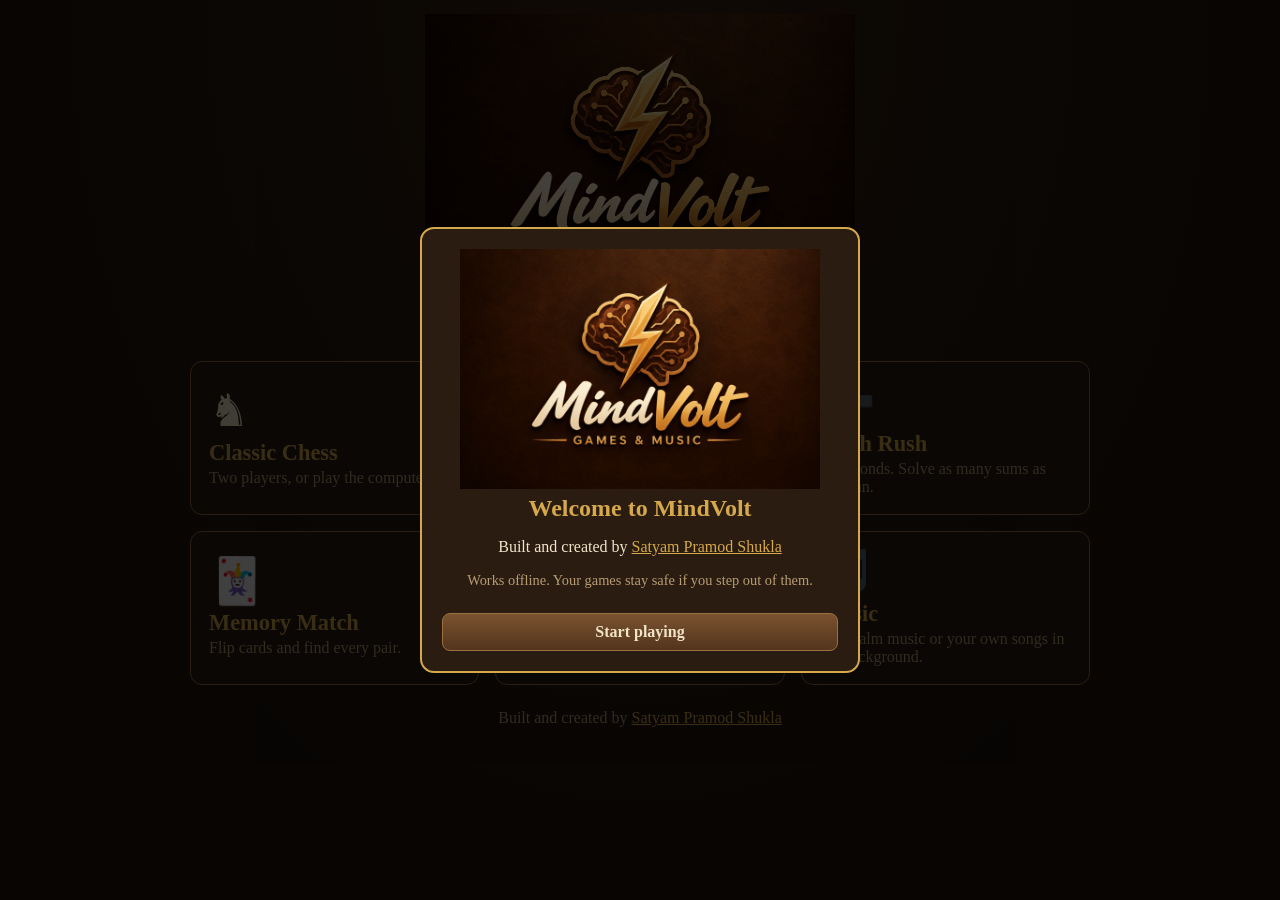
<file: index.html>
<!DOCTYPE html>
<html lang="en"><head><meta charset="utf-8">
<meta name="viewport" content="width=device-width, initial-scale=1, viewport-fit=cover">
<meta name="theme-color" content="#1d130c">
<title>MindVolt</title>
<link rel="icon" href="icon.svg"><link rel="manifest" href="manifest.webmanifest"><link rel="stylesheet" href="style.css">
</head><body>
<header><img src="assets/mindvolt-logo.png" class="brand-logo" alt="MindVolt — Games & Music"></header>
<div class="tools"><button id="set">Settings</button><button id="fs">Full screen</button><button id="inst" hidden>Install app</button></div>
<div id="chip" hidden><span id="chipT"></span><button id="chipB" aria-label="Play or pause music">⏸</button></div>
<main class="grid" id="grid"></main>
<p class="credit">Built and created by <a id="dev" target="_blank" rel="noopener">Satyam Pramod Shukla</a></p>
<section id="stage"><div id="bar"><button id="back">Home</button><span id="gt"></span><button id="set2">Settings</button><button id="quit">Quit</button></div><div id="frames"></div></section>
<section id="music"><div id="mbar"><button id="mback">Home</button><span>Music</span><span></span></div>
<div class="mbody"><div class="disc">♪</div><div id="now">Nothing playing</div>
<div class="ctl"><input type="range" id="seek" min="0" max="100" value="0" aria-label="Seek"><span id="tt">0:00</span></div>
<div class="ctl c2"><button id="prev" aria-label="Previous">⏮</button><button id="pp" class="big" aria-label="Play or pause">▶</button><button id="next" aria-label="Next">⏭</button></div>
<div class="ctl"><span>Volume</span><input type="range" id="vol" min="0" max="1" step=".05" value=".6" aria-label="Volume"><button id="shuf" aria-pressed="false">Shuffle: off</button></div>
<input type="file" id="file" accept="audio/*" multiple hidden><label for="file" class="btn wide">Add music from your device</label>
<div id="list"></div></div></section>
<div id="settings" class="ov"><div class="sheet"><h2>Settings</h2>
<div class="row"><span>Sound effects</span><button id="sfx" aria-pressed="true">On</button></div>
<h3>Theme</h3><div id="themes"></div>
<h3>Background photo</h3><div class="row"><input type="file" id="bgf" accept="image/*" hidden><label for="bgf" class="btn">Choose photo</label><button id="bgx">Remove photo</button></div>
<div class="row"><span>Photo dimming</span><input type="range" id="dim" min="0" max="85" value="45" aria-label="Photo dimming"></div>
<button id="sclose" class="wide">Done</button></div></div>
<audio id="au"></audio>
<div id="welcome" class="ov show"><div class="sheet center"><img src="assets/mindvolt-logo.png" class="brand-logo welcome-logo" alt="MindVolt — Games & Music"><h2>Welcome to MindVolt</h2><p>Built and created by <a id="dev2" target="_blank" rel="noopener">Satyam Pramod Shukla</a></p><p class="small">Works offline. Your games stay safe if you step out of them.</p><button id="enter" class="wide">Start playing</button></div></div>
<script src="app.js"></script>
</body></html>
</file>
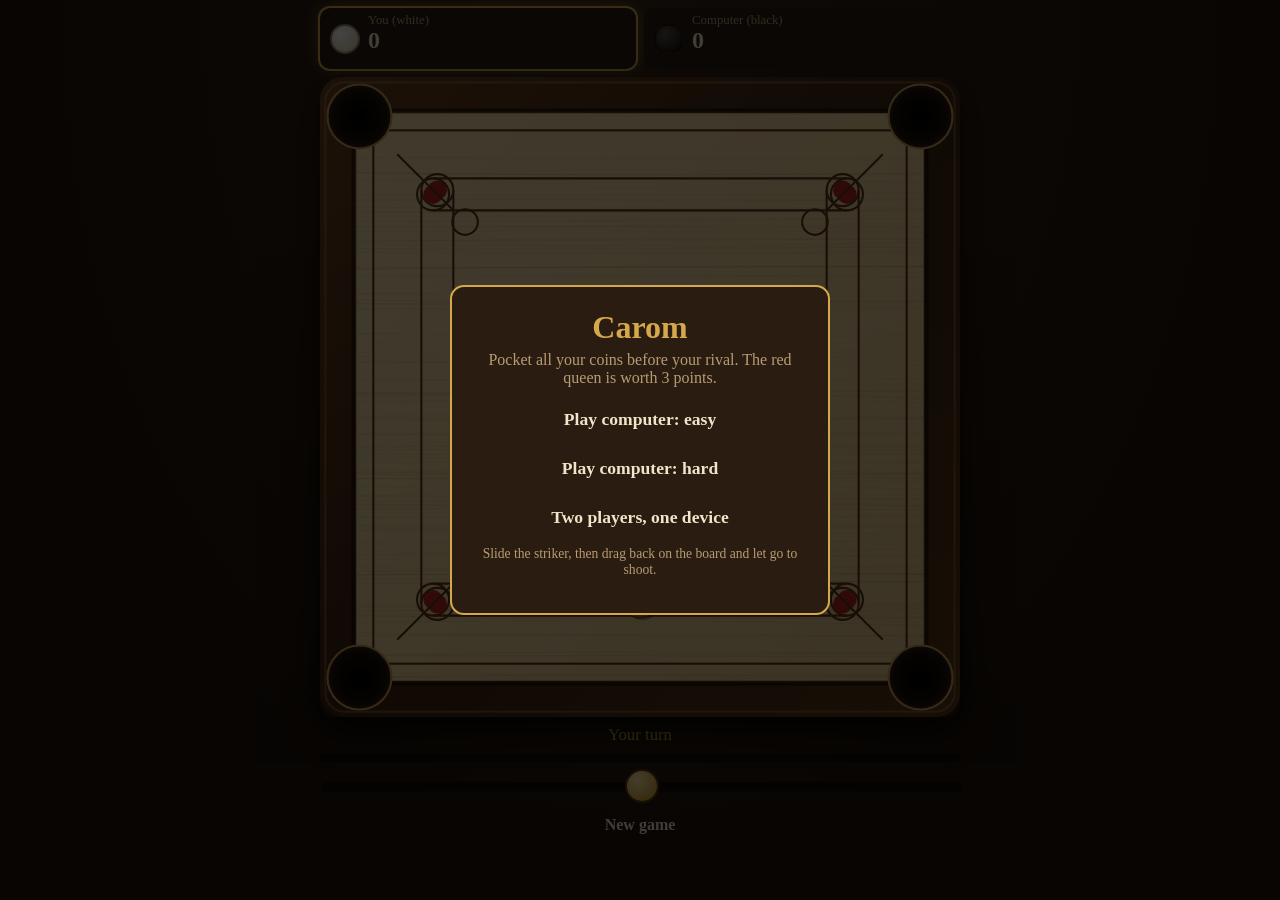
<file: games/carom.html>
<!DOCTYPE html>
<html lang="en"><head><meta charset="utf-8"><meta name="viewport" content="width=device-width, initial-scale=1, viewport-fit=cover"><title>Carom</title>
<style>
:root{--bg2:#3a2515;--btn1:var(--btn1);--btn2:var(--btn2);--bd:var(--bd);--sel:var(--sel);--bgfull:radial-gradient(ellipse at top,#3a2515,#1d130c 70%) fixed;--bg:#1d130c;--panel:#2a1c11;--ink:#f1e4c8;--mute:#b79d73;--gold:#d4a84b}
*{box-sizing:border-box;-webkit-tap-highlight-color:transparent}
html,body{margin:0;height:100%}
body{background:var(--bgfull);color:var(--ink);font-family:Georgia,serif;display:flex;flex-direction:column;align-items:center;padding:8px 8px 10px;overflow:hidden}
.top{width:100%;max-width:640px;display:grid;grid-template-columns:1fr 1fr;gap:8px;margin-bottom:8px}
.pl{display:flex;align-items:center;gap:8px;background:var(--panel);border:1px solid var(--bd);border-radius:10px;padding:6px 10px;transition:.2s}
.pl.on{box-shadow:0 0 0 2px var(--gold),0 0 14px color-mix(in srgb,var(--gold) 50%,transparent)}
.av{width:30px;height:30px;border-radius:50%;flex:none;border:2px solid #0006}
.av.w{background:radial-gradient(circle at 35% 30%,#fff,#d8c9a0)}.av.b{background:radial-gradient(circle at 35% 30%,#5a4d44,#0e0a08)}
.nm{font-size:.8rem;color:var(--mute);line-height:1}.pt{font-size:1.5rem;font-weight:700;line-height:1.1}
.got{display:flex;flex-wrap:wrap;gap:2px;margin-top:2px;min-height:8px}.got i{width:8px;height:8px;border-radius:50%;display:block}
.i-w{background:#f6ecd0}.i-b{background:#2a211b;border:1px solid #888}.i-q{background:#d8343c}
.stage{position:relative;flex:none}
canvas{display:block;border-radius:14px;touch-action:none;box-shadow:0 12px 34px #000b}
#s{margin:8px 0 2px;min-height:1.4rem;font-size:1.05rem;color:var(--gold);text-align:center}
.ctl{width:100%;max-width:640px}
.pw{height:8px;border-radius:5px;background:#0006;overflow:hidden;margin:4px 0 8px}#pf{height:100%;width:0;background:linear-gradient(90deg,#4caf50,#ffc107,#e53935)}
input[type=range]{-webkit-appearance:none;appearance:none;width:100%;height:30px;background:transparent}
input[type=range]::-webkit-slider-runnable-track{height:10px;border-radius:6px;background:linear-gradient(#0008,#0004);border:1px solid var(--bd)}
input[type=range]::-webkit-slider-thumb{-webkit-appearance:none;width:34px;height:34px;margin-top:-13px;border-radius:50%;background:radial-gradient(circle at 35% 30%,#ffe9a6,#c58a1f);border:2px solid #5a3a0a}
input[type=range]::-moz-range-track{height:10px;border-radius:6px;background:#0006;border:1px solid var(--bd)}
input[type=range]::-moz-range-thumb{width:30px;height:30px;border-radius:50%;background:#e0a030;border:2px solid #5a3a0a}
.bt{display:flex;gap:8px}.bt button{flex:1}
button{background:linear-gradient(var(--btn1),var(--btn2));color:var(--ink);border:1px solid var(--bd);border-radius:8px;padding:10px;font:inherit;font-weight:700;cursor:pointer}
button:focus-visible{outline:2px solid var(--gold)}
.ov{position:fixed;inset:0;background:#000b;display:none;align-items:center;justify-content:center;z-index:9}.ov.on{display:flex}
.md{background:var(--panel);border:2px solid var(--gold);border-radius:14px;padding:22px;width:min(92vw,380px);text-align:center}
.md h2{margin:0 0 4px;color:var(--gold);font-size:2rem}.md p{color:var(--mute);margin:.3rem 0 .8rem}.md button{display:block;width:100%;margin:8px 0;font-size:1.1rem}
</style></head><body>
<div class="top"><div class="pl" id="p0"><span class="av w"></span><div><div class="nm" id="n0">You (white)</div><div class="pt" id="t0">0</div><div class="got" id="g0"></div></div></div>
<div class="pl" id="p1"><span class="av b"></span><div><div class="nm" id="n1">Computer (black)</div><div class="pt" id="t1">0</div><div class="got" id="g1"></div></div></div></div>
<div class="stage"><canvas id="c"></canvas></div>
<div id="s"></div>
<div class="ctl"><div class="pw"><div id="pf"></div></div>
<input type="range" id="x" min="100" max="500" value="300" aria-label="Move striker"><div class="bt"><button id="menu">New game</button></div></div>
<div class="ov on" id="mo"><div class="md"><h2>Carom</h2><p>Pocket all your coins before your rival. The red queen is worth 3 points.</p>
<button data-m="e">Play computer: easy</button><button data-m="h">Play computer: hard</button><button data-m="2">Two players, one device</button>
<p style="font-size:.85rem">Slide the striker, then drag back on the board and let go to shoot.</p></div></div>
<div class="ov" id="eo"><div class="md"><h2 id="et"></h2><p id="ed"></p><button id="again">Play again</button></div></div>
<script>
const $=id=>document.getElementById(id),cv=$('c'),g=cv.getContext('2d');
const LO=34,HI=566,CR=13.5,SR=17,PR=27,MAXV=30,FR=.988,BY=[490,110];
const PK=[[LO+3,LO+3],[HI-3,LO+3],[LO+3,HI-3],[HI-3,HI-3]].map(([x,y])=>({x,y}));
let coins,st,turn,phase='menu',score,got,pocketed,drag,mode='e',rot=false,fx=[],AC,board,scale=1,DPR=1,hint='';
function snd(f,d,v,type){if(window.GR_MUTE)return;try{AC=AC||new(window.AudioContext||window.webkitAudioContext)();if(AC.state==='suspended')AC.resume();const o=AC.createOscillator(),q=AC.createGain();o.type=type||'triangle';o.frequency.setValueAtTime(f,AC.currentTime);o.frequency.exponentialRampToValueAtTime(f*.6,AC.currentTime+d);q.gain.setValueAtTime(v,AC.currentTime);q.gain.exponentialRampToValueAtTime(.001,AC.currentTime+d);o.connect(q).connect(AC.destination);o.start();o.stop(AC.currentTime+d)}catch(e){}}
function mk(x,y,t){return{x,y,vx:0,vy:0,r:CR,m:1,t,alive:1}}
function setup(m){mode=m;coins=[mk(300,300,'q')];
 for(let k=0;k<6;k++){const a=k*Math.PI/3+Math.PI/6;coins.push(mk(300+27.5*Math.cos(a),300+27.5*Math.sin(a),k%2?'b':'w'))}
 for(let k=0;k<12;k++){const a=k*Math.PI/6,R=k%2?47.6:55;coins.push(mk(300+R*Math.cos(a),300+R*Math.sin(a),k%2?'b':'w'))}
 st={x:300,y:BY[0],vx:0,vy:0,r:SR,m:1.7,t:'s',alive:1};score=[0,0];got=[[],[]];turn=0;rot=false;fx=[];drag=null;phase='aim';
 $('n1').textContent=m==='2'?'Player 2 (black)':'Computer (black)';$('n0').textContent=m==='2'?'Player 1 (white)':'You (white)';
 $('mo').classList.remove('on');$('eo').classList.remove('on');place();hud();say()}
function place(){st.y=BY[turn];st.x=turn&&rot?600-+$('x').value:+$('x').value;st.vx=st.vy=0;st.alive=1}
const aiT=()=>mode!=='2'&&turn===1;
function hud(){for(let i=0;i<2;i++){$('t'+i).textContent=score[i];$('p'+i).classList.toggle('on',phase!=='over'&&turn===i);
 $('g'+i).innerHTML=got[i].map(t=>'<i class="i-'+t+'"></i>').join('')}}
function say(t){$('s').textContent=t!==undefined?t:(phase==='over'?'':aiT()?'Computer is thinking…':(turn?(mode==='2'?'Player 2':'Computer'):(mode==='2'?'Player 1':'Your'))+(mode==='2'||turn?"'s turn":' turn')+(hint?' · '+hint:''))}
// physics
const bodies=()=>coins.filter(c=>c.alive).concat(st.alive?[st]:[]);
function wall(b){if(b.x<LO+b.r){b.x=LO+b.r;b.vx=Math.abs(b.vx)*.82;if(Math.abs(b.vx)>3)snd(520,.05,.1)}if(b.x>HI-b.r){b.x=HI-b.r;b.vx=-Math.abs(b.vx)*.82;if(Math.abs(b.vx)>3)snd(520,.05,.1)}
 if(b.y<LO+b.r){b.y=LO+b.r;b.vy=Math.abs(b.vy)*.82;if(Math.abs(b.vy)>3)snd(520,.05,.1)}if(b.y>HI-b.r){b.y=HI-b.r;b.vy=-Math.abs(b.vy)*.82;if(Math.abs(b.vy)>3)snd(520,.05,.1)}}
function hit(a,b){const dx=b.x-a.x,dy=b.y-a.y,d=Math.hypot(dx,dy),mn=a.r+b.r;if(d>=mn||!d)return;const nx=dx/d,ny=dy/d,ov=mn-d,im=1/a.m+1/b.m;
 a.x-=nx*ov/a.m/im;a.y-=ny*ov/a.m/im;b.x+=nx*ov/b.m/im;b.y+=ny*ov/b.m/im;const vn=(a.vx-b.vx)*nx+(a.vy-b.vy)*ny;if(vn<=0)return;
 const J=1.9*vn/im;a.vx-=J*nx/a.m;a.vy-=J*ny/a.m;b.vx+=J*nx/b.m;b.vy+=J*ny/b.m;if(vn>1.5)snd(700+vn*25,.07,Math.min(.35,vn/30),'square')}
function physics(){const B=bodies();
 for(let s=0;s<4;s++){for(const b of B){b.x+=b.vx/4;b.y+=b.vy/4;wall(b)}
  for(let i=0;i<B.length;i++)for(let j=i+1;j<B.length;j++)if(B[i].alive&&B[j].alive)hit(B[i],B[j]);
  for(const b of B)if(b.alive)for(const p of PK)if(Math.hypot(b.x-p.x,b.y-p.y)<PR-2){b.alive=0;b.vx=b.vy=0;pocketed.push(b);fx.push({x:p.x,y:p.y,t:0});snd(150,.3,.4,'sine')}}
 let mv=false;for(const b of B){if(!b.alive)continue;b.vx*=FR;b.vy*=FR;if(Math.hypot(b.vx,b.vy)<.1)b.vx=b.vy=0;else mv=true}
 if(!mv)endShot()}
function shoot(dx,dy,pw){const L=Math.hypot(dx,dy)||1;st.vx=dx/L*pw;st.vy=dy/L*pw;pocketed=[];phase='move';hint='';snd(260,.12,.35);say('')}
function free(x,y){return coins.every(c=>!c.alive||Math.hypot(c.x-x,c.y-y)>CR*2+1)}
function endShot(){const me=turn?'b':'w';let keep=false,foul=false;
 for(const p of pocketed){if(p===st){foul=true;continue}
  if(p.t==='q'){score[turn]+=3;got[turn].push('q');keep=true}else if(p.t===me){score[turn]++;got[turn].push(p.t);keep=true}else{score[1-turn]++;got[1-turn].push(p.t)}}
 if(foul){keep=false;score[turn]=Math.max(0,score[turn]-1);const i=got[turn].map((t,k)=>t===me?k:-1).filter(k=>k>=0).pop();
  if(i!==undefined){got[turn].splice(i,1);score[turn]=Math.max(0,score[turn]-1);const c=coins.find(c=>!c.alive&&c.t===me);if(c){let x=300,y=300,k=0;while(!free(x,y)&&k++<40){x=300+Math.cos(k)*k*3;y=300+Math.sin(k)*k*3}c.x=x;c.y=y;c.alive=1}}}
 const w=coins.filter(c=>c.alive&&c.t==='w').length,b=coins.filter(c=>c.alive&&c.t==='b').length;
 if(!w||!b){phase='over';hud();const d=score[0]===score[1]?'Draw':score[0]>score[1]?(mode==='2'?'Player 1':'You'):(mode==='2'?'Player 2':'Computer');
  $('et').textContent=d==='Draw'?'Draw':d+(d==='You'?' win!':' wins!');$('ed').textContent='Final score '+score[0]+' to '+score[1];setTimeout(()=>$('eo').classList.add('on'),700);snd(660,.6,.3,'sine');say('');return}
 if(!keep){turn=1-turn;rot=mode==='2'&&turn===1}$('x').value=300;phase='aim';place();hud();hint=foul?'Foul! Striker pocketed':'';say();if(foul)setTimeout(()=>{hint='';say()},2200);if(aiT())setTimeout(aiTurn,900)}
// AI
function seg(ax,ay,bx,by,px,py){const dx=bx-ax,dy=by-ay,l=dx*dx+dy*dy||1;let t=((px-ax)*dx+(py-ay)*dy)/l;t=Math.max(0,Math.min(1,t));return Math.hypot(ax+t*dx-px,ay+t*dy-py)}
function aiTurn(){if(phase!=='aim'||!aiT())return;const hard=mode==='h',sy=BY[1],mine=coins.filter(c=>c.alive&&(c.t==='b'||c.t==='q'));let best=null;
 for(const c of mine)for(const p of PK){const dx=c.x-p.x,dy=c.y-p.y,L=Math.hypot(dx,dy),gx=c.x+dx/L*(CR+SR),gy=c.y+dy/L*(CR+SR);
  if(coins.some(o=>o!==c&&o.alive&&seg(c.x,c.y,p.x,p.y,o.x,o.y)<CR*2))continue;
  for(let x=100;x<=500;x+=10){const ax=gx-x,ay=gy-sy,al=Math.hypot(ax,ay);if(ay<8)continue;const cs=(ax*-dx+ay*-dy)/(al*L);if(cs<.55)continue;
   if(coins.some(o=>o!==c&&o.alive&&seg(x,sy,gx,gy,o.x,o.y)<CR+SR))continue;const sc=cs*2-al/1800-L/2500+Math.random()*(hard?.02:.25);if(!best||sc>best.s)best={s:sc,x,ax,ay,al,L,cs}}}
 let x,a,pw;if(best){x=best.x;a=Math.atan2(best.ay,best.ax)+(Math.random()-.5)*(hard?.012:.07);pw=(.012*best.L*1.15+1)/(1.23*best.cs)+.012*best.al+3+(hard?0:Math.random()*4)}
 else{x=100+Math.random()*400;a=Math.atan2(300-sy,300-x)+(Math.random()-.5)*.3;pw=14+Math.random()*8}
 st.x=x;st.y=sy;$('x').value=600-x;setTimeout(()=>{if(phase==='aim')shoot(Math.cos(a),Math.sin(a),Math.min(MAXV,Math.max(9,pw)))},650)}
// drawing
function makeBoard(){const S=Math.round(cv.width/DPR*DPR),o=document.createElement('canvas');o.width=o.height=cv.width;const c=o.getContext('2d');const k=cv.width/600;c.scale(k,k);
 let gr=c.createLinearGradient(0,0,600,600);gr.addColorStop(0,'#6b4220');gr.addColorStop(.5,'#3b2210');gr.addColorStop(1,'#5a3718');c.fillStyle=gr;c.beginPath();c.roundRect(0,0,600,600,22);c.fill();
 c.strokeStyle='#0008';c.lineWidth=3;c.strokeRect(LO-3,LO-3,HI-LO+6,HI-LO+6);c.strokeStyle='#c99a5a55';c.lineWidth=2;c.beginPath();c.roundRect(5,5,590,590,18);c.stroke();
 gr=c.createLinearGradient(LO,LO,HI,HI);gr.addColorStop(0,'#f2dcab');gr.addColorStop(.5,'#ead19a');gr.addColorStop(1,'#dfc088');c.fillStyle=gr;c.fillRect(LO,LO,HI-LO,HI-LO);
 let sd=7;const rn=()=>(sd=(sd*16807)%2147483647)/2147483647;c.lineWidth=1;for(let i=0;i<110;i++){c.strokeStyle='rgba(120,80,30,'+(.04+rn()*.07)+')';const y=LO+rn()*(HI-LO);c.beginPath();c.moveTo(LO,y);c.bezierCurveTo(200,y+rn()*8-4,400,y+rn()*8-4,HI,y+rn()*6-3);c.stroke()}
 c.strokeStyle='#5a3418';c.fillStyle='#b3261e';c.lineWidth=2;c.strokeRect(LO+16,LO+16,HI-LO-32,HI-LO-32);
 for(let q=0;q<4;q++){c.save();c.translate(300,300);c.rotate(q*Math.PI/2);c.translate(-300,-300);const y=BY[0];c.lineWidth=2;c.strokeStyle='#5a3418';
  c.beginPath();c.moveTo(106,y-15);c.lineTo(494,y-15);c.moveTo(106,y+15);c.lineTo(494,y+15);c.stroke();
  for(const x of[106,494]){c.beginPath();c.arc(x,y,15,0,7);c.stroke();c.fillStyle='#b3261e';c.beginPath();c.arc(x,y,9,0,7);c.fill()}c.restore()}
 c.lineWidth=2;c.strokeStyle='#5a3418';for(const r of[78,70]){c.beginPath();c.arc(300,300,r,0,7);c.stroke()}c.beginPath();c.arc(300,300,16,0,7);c.stroke();c.fillStyle='#b3261e';c.beginPath();c.arc(300,300,6,0,7);c.fill();
 for(let k=0;k<8;k++){c.save();c.translate(300,300);c.rotate(k*Math.PI/4);c.beginPath();c.ellipse(0,-45,7,13,0,0,7);c.stroke();c.restore()}
 for(const p of PK){const dx=300-p.x,dy=300-p.y,l=Math.hypot(dx,dy),ux=dx/l,uy=dy/l;c.beginPath();c.moveTo(p.x+ux*50,p.y+uy*50);c.lineTo(p.x+ux*125,p.y+uy*125);c.stroke();c.beginPath();c.arc(p.x+ux*140,p.y+uy*140,12,0,7);c.stroke()}
 for(const p of PK){gr=c.createRadialGradient(p.x,p.y,4,p.x,p.y,PR+4);gr.addColorStop(0,'#000');gr.addColorStop(.8,'#1a1008');gr.addColorStop(1,'#3a2410');c.fillStyle=gr;c.beginPath();c.arc(p.x,p.y,PR+3,0,7);c.fill();c.strokeStyle='#c99a5a';c.lineWidth=2;c.stroke()}
 board=o}
function coin(c){const t=c.t,P={w:['#fffaf0','#d9c8a0','#b8a67c'],b:['#5e5047','#1a130e','#000'],q:['#ff6a70','#b8141c','#6e0a10'],s:['#fff1b8','#e0a030','#8a5a0a']}[t];
 g.fillStyle='rgba(0,0,0,.35)';g.beginPath();g.ellipse(c.x+2,c.y+3,c.r,c.r*.95,0,0,7);g.fill();
 const r=g.createRadialGradient(c.x-c.r*.35,c.y-c.r*.4,1,c.x,c.y,c.r);r.addColorStop(0,P[0]);r.addColorStop(.75,P[1]);r.addColorStop(1,P[2]);g.fillStyle=r;g.beginPath();g.arc(c.x,c.y,c.r,0,7);g.fill();
 g.strokeStyle='rgba(0,0,0,.35)';g.lineWidth=1;g.stroke();g.strokeStyle=t==='b'?'rgba(255,255,255,.25)':'rgba(0,0,0,.25)';for(const k of[.68,.4]){g.beginPath();g.arc(c.x,c.y,c.r*k,0,7);g.stroke()}
 if(t==='s'){g.strokeStyle='rgba(90,58,10,.6)';g.lineWidth=2;g.beginPath();g.arc(c.x,c.y,c.r*.8,0,7);g.stroke();for(let k=0;k<6;k++){const a=k*Math.PI/3;g.beginPath();g.moveTo(c.x+Math.cos(a)*c.r*.3,c.y+Math.sin(a)*c.r*.3);g.lineTo(c.x+Math.cos(a)*c.r*.7,c.y+Math.sin(a)*c.r*.7);g.stroke()}}
 g.fillStyle='rgba(255,255,255,.35)';g.beginPath();g.ellipse(c.x-c.r*.35,c.y-c.r*.4,c.r*.3,c.r*.18,-.6,0,7);g.fill()}
function ray(dx,dy){let best=1e9,hitc=null;const L=Math.hypot(dx,dy);dx/=L;dy/=L;
 for(const c of coins){if(!c.alive)continue;const fx2=c.x-st.x,fy2=c.y-st.y,pr=fx2*dx+fy2*dy;if(pr<=0)continue;const d2=fx2*fx2+fy2*fy2-pr*pr,R=SR+CR;if(d2>R*R)continue;const t=pr-Math.sqrt(R*R-d2);if(t<best){best=t;hitc=c}}
 for(const[a,b,lim]of[[dx,st.x,LO+SR],[dx,st.x,HI-SR],[dy,st.y,LO+SR],[dy,st.y,HI-SR]]){if(Math.abs(a)>1e-6){const t=(lim-b)/a;if(t>0&&t<best){best=t;hitc=null}}}
 return{t:best,c:hitc,dx,dy}}
function ok(){return coins.every(c=>!c.alive||Math.hypot(c.x-st.x,c.y-st.y)>CR+SR)}
function draw(){const k=cv.width/600;g.setTransform(1,0,0,1,0,0);g.clearRect(0,0,cv.width,cv.height);g.setTransform(k,0,0,k,0,0);
 g.save();if(rot&&phase!=='menu'){g.translate(600,600);g.rotate(Math.PI)}g.drawImage(board,0,0,600,600);
 for(const c of coins)if(c.alive)coin(c);
 if(st.alive){coin(st);if(phase==='aim'&&!aiT()&&!ok()){g.strokeStyle='#ff3b30';g.lineWidth=3;g.beginPath();g.arc(st.x,st.y,SR+5,0,7);g.stroke()}}
 if(drag&&phase==='aim'&&!aiT()){let dx=st.x-drag.x,dy=st.y-drag.y;const l=Math.hypot(dx,dy);if(l>6){const p=Math.min(l,160)/160,R=ray(dx,dy);const ex=st.x+R.dx*R.t,ey=st.y+R.dy*R.t;
  g.setLineDash([6,8]);g.strokeStyle='rgba(255,255,255,.9)';g.lineWidth=2.5;g.beginPath();g.moveTo(st.x,st.y);g.lineTo(ex,ey);g.stroke();g.setLineDash([]);
  g.strokeStyle='rgba(255,255,255,.7)';g.beginPath();g.arc(ex,ey,SR,0,7);g.stroke();
  if(R.c){const nx=R.c.x-ex,ny=R.c.y-ey,nl=Math.hypot(nx,ny);g.strokeStyle='rgba(255,230,120,.95)';g.lineWidth=3;g.beginPath();g.moveTo(R.c.x,R.c.y);g.lineTo(R.c.x+nx/nl*70,R.c.y+ny/nl*70);g.stroke()}
  g.strokeStyle='rgba(255,255,255,.4)';g.beginPath();g.moveTo(st.x,st.y);g.lineTo(st.x-dx/l*Math.min(l,160)*.5,st.y-dy/l*Math.min(l,160)*.5);g.stroke();$('pf').style.width=p*100+'%'}}
 else if(phase!=='move')$('pf').style.width='0';
 for(const f of fx){f.t+=.04;g.strokeStyle='rgba(255,220,120,'+(1-f.t)+')';g.lineWidth=3;g.beginPath();g.arc(f.x,f.y,PR*(.5+f.t*1.3),0,7);g.stroke()}fx=fx.filter(f=>f.t<1);g.restore()}
let last=0,acc=0;function loop(t){acc+=Math.min(50,t-last);last=t;while(acc>=16.67){if(phase==='move')physics();acc-=16.67}draw();requestAnimationFrame(loop)}
function size(){const w=innerWidth-16,h=innerHeight-196,s=Math.max(240,Math.min(w,h,640));DPR=Math.min(2,devicePixelRatio||1);cv.style.width=cv.style.height=s+'px';cv.width=cv.height=Math.round(s*DPR);makeBoard()}
const pos=e=>{const r=cv.getBoundingClientRect();let x=(e.clientX-r.left)*600/r.width,y=(e.clientY-r.top)*600/r.height;if(rot){x=600-x;y=600-y}return{x,y}};
cv.onpointerdown=e=>{if(phase!=='aim'||aiT())return;cv.setPointerCapture(e.pointerId);drag=pos(e)};
cv.onpointermove=e=>{if(drag)drag=pos(e)};
cv.onpointerup=e=>{if(!drag)return;const dx=st.x-drag.x,dy=st.y-drag.y,l=Math.hypot(dx,dy);drag=null;
 if(l<14)return;if(!ok()){hint='Move the striker off the coins';say();return}shoot(dx,dy,Math.max(8,Math.min(l,160)/160*MAXV))};
cv.onpointercancel=()=>drag=null;
$('x').oninput=e=>{if(phase==='aim'&&!aiT()){const v=+e.target.value;st.x=turn&&rot?600-v:v}};
document.querySelectorAll('[data-m]').forEach(b=>b.onclick=()=>setup(b.dataset.m));
$('menu').onclick=()=>{phase='menu';$('mo').classList.add('on')};$('again').onclick=()=>{$('eo').classList.remove('on');$('mo').classList.add('on');phase='menu'};
addEventListener('resize',size);size();setup('e');phase='menu';$('mo').classList.add('on');requestAnimationFrame(loop);
</script><script>addEventListener('message',function(e){var d=e.data;if(!d||d.type!=='cfg')return;var r=document.documentElement.style;for(var k in d.vars)r.setProperty(k,d.vars[k]);window.GR_MUTE=d.mute});try{parent.postMessage({type:'ready'},'*')}catch(e){}</script>
</body></html>
</file>
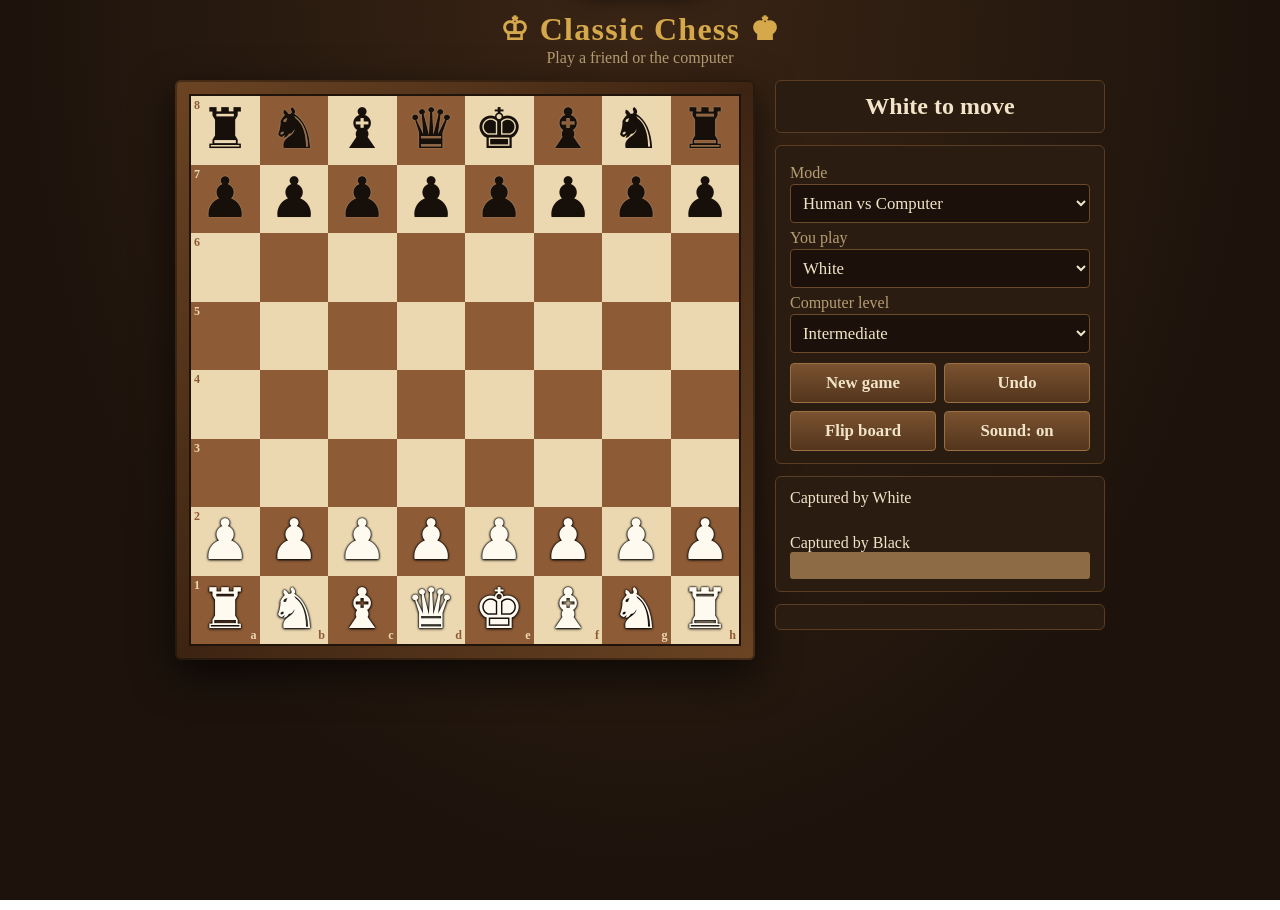
<file: games/chess.html>
<!DOCTYPE html>
<html lang="en"><head><meta charset="utf-8">
<meta name="viewport" content="width=device-width, initial-scale=1, viewport-fit=cover">
<title>Classic Chess</title>
<style>
:root{--bg2:#3a2515;--btn1:#7a5230;--btn2:#53351c;--bd:#9a7040;--sel:#1b110a;--bgfull:radial-gradient(ellipse at top,#3a2515,#1d130c 70%) fixed;--bg:#1d130c;--panel:#2a1c11;--ink:#f1e4c8;--mute:#b79d73;--gold:#d4a84b;--lt:#ecd8b0;--dk:#8d5b36;box-sizing:border-box;padding-top:env(safe-area-inset-top,0px);padding-bottom:env(safe-area-inset-bottom,0px)}
*{box-sizing:border-box}
html{scroll-padding-top:env(safe-area-inset-top,0px)}
body{margin:0;background:var(--bgfull);color:var(--ink);font-family:'Cormorant Garamond',Georgia,serif;min-height:100vh}
h1{font-size:2rem;margin:.6rem 0 .1rem;text-align:center;letter-spacing:.04em;color:var(--gold)}
.sub{text-align:center;color:var(--mute);margin:0 0 .8rem}
.app{display:flex;flex-wrap:wrap;gap:20px;justify-content:center;padding:0 12px 24px;max-width:1000px;margin:auto}
.left{width:min(94vw,580px)}
.frame{padding:14px;border-radius:6px;background:linear-gradient(135deg,#6b4423,#3d2412 50%,#6b4423);box-shadow:0 14px 40px #000a,inset 0 0 0 2px #0005}
.board{display:grid;grid-template-columns:repeat(8,minmax(0,1fr));grid-template-rows:repeat(8,minmax(0,1fr));aspect-ratio:1/1;width:100%;container-type:inline-size;border:2px solid #20130a;position:relative}
.sq{position:relative;display:flex;align-items:center;justify-content:center;cursor:pointer;user-select:none;min-width:0;min-height:0;overflow:hidden}
.sq.l{background:var(--lt)}.sq.d{background:var(--dk)}
.sq.last::before{content:"";position:absolute;inset:0;background:#e8c54a66}
.sq.sel::before{content:"";position:absolute;inset:0;background:#4caf5099}
.sq.mv::after{content:"";position:absolute;width:26%;height:26%;border-radius:50%;background:#1b5e2088}
.sq.mv.cap::after{width:92%;height:92%;background:none;border:5px solid #1b5e2099}
.sq.chk{background:radial-gradient(circle,#ff2b2b 0,#c40000aa 55%,transparent 80%),var(--lt)}
.sq.chk.d{background:radial-gradient(circle,#ff2b2b 0,#c40000aa 55%,transparent 80%),var(--dk)}
.pc{font-size:10.2cqw;line-height:1;z-index:1;transition:transform .5s}
.pc.w{color:#fffaf0;text-shadow:0 0 2px #000,0 0 2px #000,0 1px 3px #000}
.pc.b{color:#17100a;text-shadow:0 0 1px #e9d7b0}
.pc.fallen{transform:rotate(90deg) translateX(8%);opacity:.8}
.co{position:absolute;font-size:2.2cqw;font-weight:700;pointer-events:none;z-index:2}
.co.r{left:3px;top:2px}.co.f{right:3px;bottom:1px}
.l .co{color:var(--dk)}.d .co{color:var(--lt)}
.side{width:min(94vw,330px);display:flex;flex-direction:column;gap:12px}
.card{background:var(--panel);border:1px solid #5a3d22;border-radius:6px;padding:12px 14px}
.status{font-size:1.5rem;font-weight:700;text-align:center}
.status.alert{color:#ff7058}
label{display:block;color:var(--mute);margin:6px 0 2px}
select{width:100%;background:var(--sel);color:var(--ink);border:1px solid #6b4a2a;border-radius:4px;padding:8px;font:inherit;font-size:1.05rem}
.btns{display:grid;grid-template-columns:1fr 1fr;gap:8px;margin-top:10px}
button{background:linear-gradient(var(--btn1),var(--btn2));color:var(--ink);border:1px solid var(--bd);border-radius:4px;padding:9px;font:inherit;font-weight:700;font-size:1.05rem;cursor:pointer}
button:hover{background:linear-gradient(#8d6038,#5f3d22)}
button:focus-visible,select:focus-visible{outline:2px solid var(--gold);outline-offset:2px}
.cap{min-height:1.7rem;font-size:1.4rem;letter-spacing:.05em}
.cap.wc{color:#fffaf0;text-shadow:0 0 2px #000,0 0 2px #000}.cap.bc{color:#17100a;text-shadow:0 0 1px #e9d7b0;background:#8d6b45;border-radius:3px;padding:0 4px}
.moves{max-height:170px;overflow:auto;font-size:1.05rem;display:grid;grid-template-columns:2rem 1fr 1fr;gap:2px 8px}
.moves i{color:var(--mute);font-style:normal}
.toast{position:fixed;left:50%;top:calc(14px + env(safe-area-inset-top,0px));transform:translate(-50%,-150%);background:#b3261e;color:#fff;font-size:1.7rem;font-weight:700;padding:8px 28px;border-radius:30px;box-shadow:0 6px 20px #000a;transition:transform .3s;z-index:9}
.toast.show{transform:translate(-50%,0)}
.ov{position:fixed;inset:0;background:#000a;display:none;align-items:center;justify-content:center;z-index:10}
.ov.show{display:flex}
.modal{background:var(--panel);border:2px solid var(--gold);border-radius:8px;padding:28px 36px;text-align:center;max-width:90vw}
.modal h2{margin:0;font-size:2.4rem;color:var(--gold)}.modal p{font-size:1.3rem;margin:.5rem 0 1.2rem}
.modal .row{display:flex;gap:10px;justify-content:center}
</style></head><body>
<h1>♔ Classic Chess ♚</h1>
<p class="sub">Play a friend or the computer</p>
<div class="toast" id="toast">Check!</div>
<div class="ov" id="ov"><div class="modal"><h2 id="rt"></h2><p id="rs"></p><div class="row"><button id="again">New game</button><button id="close">View board</button></div></div></div>
<div class="app">
<div class="left"><div class="frame"><div class="board" id="board"></div></div></div>
<div class="side">
<div class="card status" id="status"></div>
<div class="card">
<label for="mode">Mode</label>
<select id="mode"><option value="ai">Human vs Computer</option><option value="hh">Human vs Human</option></select>
<label for="col">You play</label>
<select id="col"><option value="w">White</option><option value="b">Black</option></select>
<label for="lvl">Computer level</label>
<select id="lvl"><option value="1">Beginner</option><option value="2" selected>Intermediate</option><option value="3">Strong</option></select>
<div class="btns"><button id="new">New game</button><button id="undo">Undo</button><button id="flip">Flip board</button><button id="snd">Sound: on</button></div>
</div>
<div class="card"><div>Captured by White</div><div class="cap wc" id="capw"></div><div>Captured by Black</div><div class="cap bc" id="capb"></div></div>
<div class="card"><div class="moves" id="moves"></div></div>
</div></div>
<script>
const G={p:'♟︎',n:'♞',b:'♝',r:'♜',q:'♛',k:'♚'},VAL={p:100,n:320,b:330,r:500,q:900,k:0};
const isW=c=>c===c.toUpperCase(),nm=i=>'abcdefgh'[i&7]+(8-(i>>3));
const START='rnbqkbnrpppppppp'+' '.repeat(32)+'PPPPPPPPRNBQKBNR';
const N=[[1,2],[2,1],[-1,2],[-2,1],[1,-2],[2,-1],[-1,-2],[-2,-1]],
 K8=[[1,0],[-1,0],[0,1],[0,-1],[1,1],[1,-1],[-1,1],[-1,-1]],
 RD=K8.slice(0,4),BD=K8.slice(4);
const ok=(r,f)=>r>=0&&r<8&&f>=0&&f<8;
function attacked(b,sq,by){const r=sq>>3,f=sq&7,w=by==='w',own=c=>c&&(isW(c)===w);
 const pr=r+(w?1:-1);for(const df of[-1,1])if(ok(pr,f+df)&&b[pr*8+f+df]===(w?'P':'p'))return true;
 for(const[dr,df]of N)if(ok(r+dr,f+df)&&b[(r+dr)*8+f+df]===(w?'N':'n'))return true;
 for(const[dr,df]of K8)if(ok(r+dr,f+df)&&b[(r+dr)*8+f+df]===(w?'K':'k'))return true;
 for(const ds of[RD,BD])for(const[dr,df]of ds){let y=r+dr,x=f+df;while(ok(y,x)){const c=b[y*8+x];if(c!==' '){if(own(c)){const t=c.toLowerCase();if(t==='q'||t===(ds===RD?'r':'b'))return true}break}y+=dr;x+=df}}
 return false}
function pseudo(s){const b=s.b,w=s.t==='w',out=[];
 for(let i=0;i<64;i++){const p=b[i];if(p===' '||isW(p)!==w)continue;const r=i>>3,f=i&7,t=p.toLowerCase();
  const add=(to,x={})=>{if((t==='p')&&(to>>3===(w?0:7)))for(const q of'qrbn')out.push({f:i,t:to,p:q,...x});else out.push({f:i,t:to,...x})};
  if(t==='p'){const d=w?-1:1,o=i+d*8;if(b[o]===' '){add(o);if(r===(w?6:1)&&b[o+d*8]===' ')add(o+d*8,{dp:1})}
   for(const df of[-1,1])if(ok(r+d,f+df)){const to=o+df;if(b[to]!==' '&&isW(b[to])!==w)add(to);else if(to===s.ep)add(to,{e:1})}}
  else if(t==='n'||t==='k'){for(const[dr,df]of(t==='n'?N:K8))if(ok(r+dr,f+df)){const to=(r+dr)*8+f+df;if(b[to]===' '||isW(b[to])!==w)add(to)}
   if(t==='k'){const en=w?'b':'w',h=w?60:4;
    if(i===h&&!attacked(b,h,en)){
     if(s.c.includes(w?'K':'k')&&b[h+1]===' '&&b[h+2]===' '&&!attacked(b,h+1,en)&&!attacked(b,h+2,en))add(h+2,{c:1});
     if(s.c.includes(w?'Q':'q')&&b[h-1]===' '&&b[h-2]===' '&&b[h-3]===' '&&!attacked(b,h-1,en)&&!attacked(b,h-2,en))add(h-2,{c:1})}}}
  else for(const[dr,df]of(t==='r'?RD:t==='b'?BD:K8)){let y=r+dr,x=f+df;while(ok(y,x)){const to=y*8+x;if(b[to]===' ')add(to);else{if(isW(b[to])!==w)add(to);break}y+=dr;x+=df}}}
 return out}
const RT={60:'KQ',63:'K',56:'Q',4:'kq',7:'k',0:'q'};
function make(s,m){const b=s.b.slice(),p=b[m.f],w=isW(p);b[m.t]=m.p?(w?m.p.toUpperCase():m.p):p;b[m.f]=' ';
 if(m.e)b[m.t+(w?8:-8)]=' ';
 if(m.c){if(m.t>m.f){b[m.f+1]=b[m.f+3];b[m.f+3]=' '}else{b[m.f-1]=b[m.f-4];b[m.f-4]=' '}}
 let c=s.c;for(const q of[m.f,m.t])if(RT[q])for(const ch of RT[q])c=c.replace(ch,'');
 return{b,t:w?'b':'w',c,ep:m.dp?(m.f+m.t)/2:-1}}
const inChk=(s,c)=>attacked(s.b,s.b.indexOf(c==='w'?'K':'k'),c==='w'?'b':'w');
const legal=s=>pseudo(s).filter(m=>!inChk(make(s,m),s.t));
function insufficient(b){const x=[...b].filter(c=>c!==' '&&c.toLowerCase()!=='k');return x.length===0||(x.length===1&&/[nb]/i.test(x[0]))}
// AI
function evalS(s){let v=0;for(let i=0;i<64;i++){const p=s.b[i];if(p===' ')continue;const t=p.toLowerCase(),r=i>>3,f=i&7,w=isW(p);
 let x=VAL[t];const cen=(3.5-Math.abs(r-3.5))+(3.5-Math.abs(f-3.5));
 if(t==='p')x+=(w?6-r:r-1)*6+cen*2;else if(t!=='k'&&t!=='r')x+=cen*4;
 v+=w?x:-x}return s.t==='w'?v:-v}
function search(s,d,a,B,ply){const ms=legal(s);if(!ms.length)return inChk(s,s.t)?-99999+ply:0;if(d===0)return evalS(s);
 ms.sort((x,y)=>(VAL[(s.b[y.t]||' ').toLowerCase()]||0)-(VAL[(s.b[x.t]||' ').toLowerCase()]||0));
 for(const m of ms){const v=-search(make(s,m),d-1,-B,-a,ply+1);if(v>=B)return B;if(v>a)a=v}return a}
function aiMove(s,lvl){const ms=legal(s);if(lvl===1&&Math.random()<.4)return ms[Math.random()*ms.length|0];
 let best=-Infinity,bm=[];for(const m of ms){const v=-search(make(s,m),lvl-1,-Infinity,Infinity,1)+Math.random()*4;if(v>best){best=v;bm=[m]}else if(v===best)bm.push(m)}
 return bm[Math.random()*bm.length|0]}
// Sound
let AC,snd=true;
function tone(f,d,ty='sine',v=.2,dl=0,sl){if(!snd||window.GR_MUTE)return;try{AC=AC||new(window.AudioContext||window.webkitAudioContext)();if(AC.state==='suspended')AC.resume();const o=AC.createOscillator(),g=AC.createGain(),t=AC.currentTime+dl;
 o.type=ty;o.frequency.setValueAtTime(f,t);if(sl)o.frequency.exponentialRampToValueAtTime(sl,t+d);g.gain.setValueAtTime(v,t);g.gain.exponentialRampToValueAtTime(.001,t+d);o.connect(g).connect(AC.destination);o.start(t);o.stop(t+d)}catch(e){}}
const sfx={move:()=>tone(220,.12,'triangle',.35,0,110),cap:()=>{tone(160,.2,'sawtooth',.25,0,70);tone(300,.08,'square',.12)},castle:()=>{tone(200,.1,'triangle',.3);tone(260,.1,'triangle',.3,.12)},
 check:()=>{tone(880,.18,'square',.18);tone(880,.18,'square',.18,.22)},mate:()=>{[523,440,349,262].forEach((f,i)=>tone(f,.4,'triangle',.3,i*.3))},draw:()=>{tone(330,.3,'sine',.25);tone(330,.3,'sine',.25,.35)},start:()=>{tone(392,.15,'triangle',.25);tone(523,.2,'triangle',.25,.15)}};
// Game
const $=id=>document.getElementById(id);
let S,hist,last,sel,over,orient,thinking;
const mode=()=>$('mode').value,hc=()=>$('col').value;
const humanTurn=()=>mode()==='hh'||S.t===hc();
function newGame(){S={b:[...START],t:'w',c:'KQkq',ep:-1};hist=[];last=null;sel=null;over=null;thinking=false;
 orient=mode()==='ai'?hc():'w';$('ov').classList.remove('show');render();sfx.start();maybeAI()}
function render(){const bd=$('board');bd.innerHTML='';const ch=inChk(S,S.t),targets=sel!=null?legal(S).filter(m=>m.f===sel):[];
 for(let k=0;k<64;k++){const i=orient==='w'?k:63-k,r=i>>3,f=i&7,p=S.b[i],d=document.createElement('div');
  d.className='sq '+((r+f)%2?'d':'l');
  if(last&&(i===last.f||i===last.t))d.classList.add('last');if(i===sel)d.classList.add('sel');
  const tm=targets.find(m=>m.t===i);if(tm){d.classList.add('mv');if(p!==' '||tm.e)d.classList.add('cap')}
  if(ch&&p===(S.t==='w'?'K':'k'))d.classList.add('chk');
  if(p!==' '){const e=document.createElement('span');e.className='pc '+(isW(p)?'w':'b');e.textContent=G[p.toLowerCase()];
   if(over&&over.mate&&p===(S.t==='w'?'K':'k'))e.classList.add('fallen');d.appendChild(e)}
  if(k%8===0){const c=document.createElement('span');c.className='co r';c.textContent=8-r;d.appendChild(c)}
  if(k>55){const c=document.createElement('span');c.className='co f';c.textContent='abcdefgh'[f];d.appendChild(c)}
  d.onclick=()=>click(i);bd.appendChild(d)}
 const st=$('status');st.classList.toggle('alert',ch||!!(over&&over.mate));
 st.textContent=over?over.title+' — '+over.sub:(S.t==='w'?'White':'Black')+' to move'+(ch?' — Check!':'')+(thinking?' (thinking…)':'');
 const cnt={};for(const c of S.b)cnt[c]=(cnt[c]||0)+1;const ini={p:8,n:2,b:2,r:2,q:1};let cw='',cb='';
 for(const t of'qrbnp'){for(let j=0;j<ini[t]-(cnt[t]||0);j++)cb+=G[t];for(let j=0;j<ini[t]-(cnt[t.toUpperCase()]||0);j++)cw+=G[t]}
 $('capw').textContent=cw;$('capb').textContent=cb;
 let h='';hist.forEach((x,j)=>{if(j%2===0)h+='<i>'+(j/2+1)+'.</i>';h+='<span>'+x.txt+'</span>'});$('moves').innerHTML=h;$('moves').scrollTop=1e5}
function click(i){if(over||thinking||!humanTurn())return;const p=S.b[i],own=p!==' '&&isW(p)===(S.t==='w');
 if(sel!=null){const m=legal(S).find(m=>m.f===sel&&m.t===i&&(!m.p||m.p==='q'));if(m){doMove(m);return}}
 sel=own?i:null;render()}
function toast(){const t=$('toast');t.classList.add('show');setTimeout(()=>t.classList.remove('show'),1600)}
function doMove(m){const p=S.b[m.f],cap=S.b[m.t]!==' '||m.e,T=p.toLowerCase();
 let txt=m.c?(m.t>m.f?'O-O':'O-O-O'):(T==='p'?'':T.toUpperCase())+nm(m.f)+(cap?'x':'-')+nm(m.t)+(m.p?'=Q':'');
 hist.push({s:S,m,txt});S=make(S,m);last=m;sel=null;
 const ms=legal(S),ch=inChk(S,S.t),who=S.t==='w'?'Black':'White',n=Math.ceil(hist.length/2);
 if(!ms.length){if(ch){over={mate:1,title:'Checkmate',sub:who+' wins'};hist[hist.length-1].txt+='#';sfx.mate()}else{over={title:'Stalemate',sub:'Draw'};sfx.draw()}}
 else if(insufficient(S.b)){over={title:'Draw',sub:'Insufficient material'};sfx.draw()}
 else{if(ch){hist[hist.length-1].txt+='+';sfx.check();toast()}else m.c?sfx.castle():cap?sfx.cap():sfx.move()}
 render();
 if(over){setTimeout(()=>{$('rt').textContent=over.title;$('rs').textContent=over.mate?who+' wins by checkmate in '+n+' moves':over.sub;$('ov').classList.add('show')},over.mate?1200:500)}
 else maybeAI()}
function maybeAI(){if(over||mode()!=='ai'||S.t===hc())return;thinking=true;render();
 setTimeout(()=>{const m=aiMove(S,+$('lvl').value);thinking=false;m&&doMove(m)},350)}
$('new').onclick=newGame;$('again').onclick=newGame;$('close').onclick=()=>$('ov').classList.remove('show');
$('mode').onchange=$('col').onchange=newGame;
$('flip').onclick=()=>{orient=orient==='w'?'b':'w';render()};
$('snd').onclick=e=>{snd=!snd;e.target.textContent='Sound: '+(snd?'on':'off')};
$('undo').onclick=()=>{if(thinking||!hist.length)return;let k=mode()==='ai'?2:1;if(mode()==='ai'&&hist.length<2&&hc()==='b')k=hist.length;
 while(k--&&hist.length){const h=hist.pop();S=h.s}over=null;sel=null;last=hist.length?hist[hist.length-1].m:null;$('ov').classList.remove('show');render();maybeAI()};
newGame();
</script><script>addEventListener('message',function(e){var d=e.data;if(!d||d.type!=='cfg')return;var r=document.documentElement.style;for(var k in d.vars)r.setProperty(k,d.vars[k]);window.GR_MUTE=d.mute});try{parent.postMessage({type:'ready'},'*')}catch(e){}</script>
</body></html>
</file>
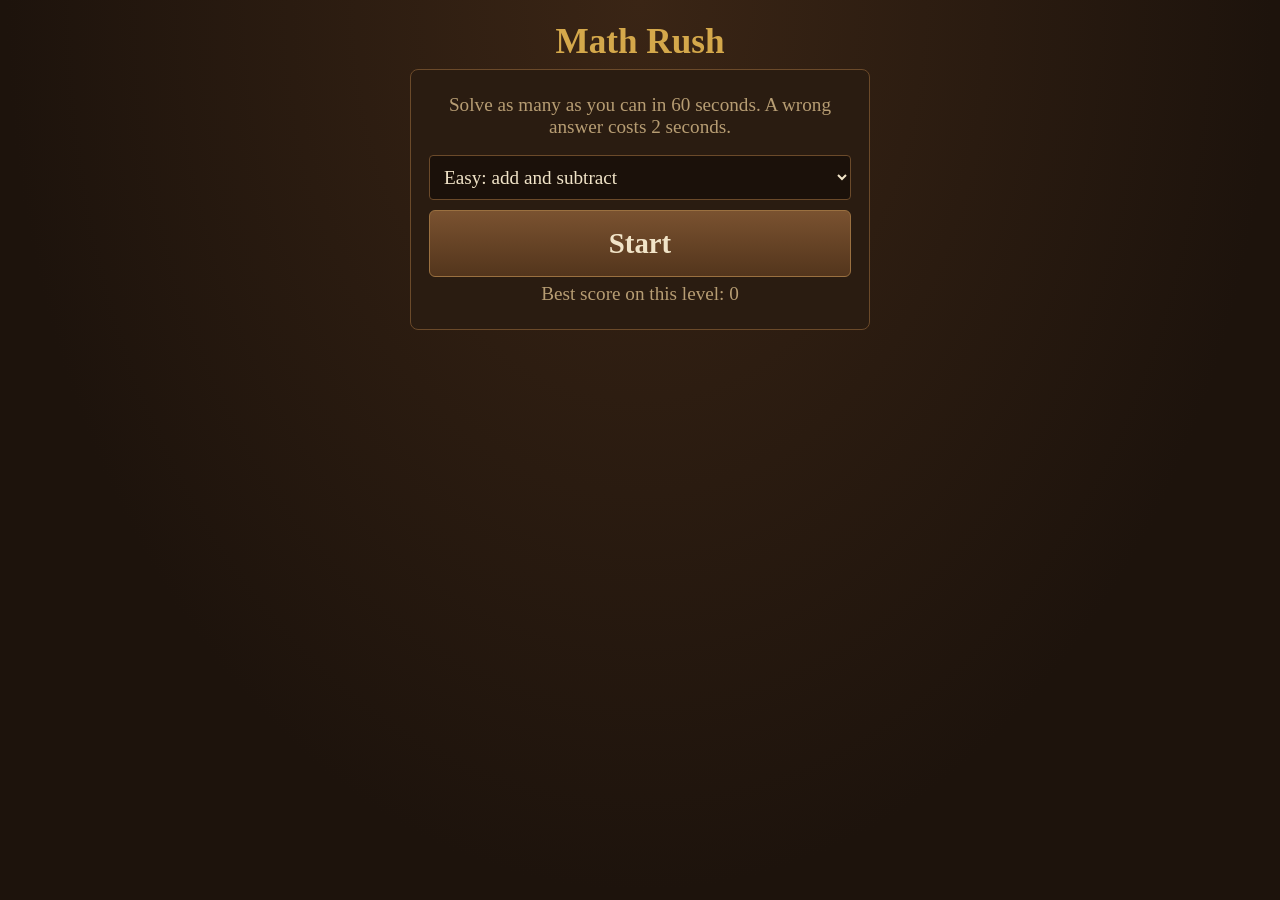
<file: games/mathrush.html>
<!DOCTYPE html>
<html lang="en"><head><meta charset="utf-8">
<meta name="viewport" content="width=device-width, initial-scale=1">
<title>Math Rush</title>
<style>
:root{--bg2:#3a2515;--btn1:#7a5230;--btn2:#53351c;--bd:#9a7040;--sel:#1b110a;--bgfull:radial-gradient(ellipse at top,#3a2515,#1d130c 70%) fixed;--bg:#1d130c;--panel:#2a1c11;--ink:#f1e4c8;--mute:#b79d73;--gold:#d4a84b}
*{box-sizing:border-box}
body{margin:0;background:var(--bgfull);color:var(--ink);font-family:'Cormorant Garamond',Georgia,serif;min-height:100vh;display:flex;justify-content:center;padding:16px}
.wrap{width:min(100%,460px);text-align:center}
h1{color:var(--gold);margin:.4rem 0;font-size:2.2rem}
.card{background:var(--panel);border:1px solid #6b4a2a;border-radius:8px;padding:18px;margin-bottom:12px}
#hud{display:flex;justify-content:space-around;font-size:1.4rem;font-weight:700}
#hud span{color:var(--mute);font-weight:500;font-size:1rem;display:block}
#bar{height:8px;background:var(--sel);border-radius:4px;overflow:hidden;margin-bottom:12px}
#fill{height:100%;width:100%;background:var(--gold);transition:width 1s linear}
#q{font-size:3.4rem;font-weight:700;margin:14px 0}
#opts{display:grid;grid-template-columns:1fr 1fr;gap:10px}
button{background:linear-gradient(var(--btn1),var(--btn2));color:var(--ink);border:1px solid var(--bd);border-radius:6px;padding:16px;font:inherit;font-weight:700;font-size:1.8rem;cursor:pointer}
button:focus-visible{outline:2px solid var(--gold)}
button.ok{background:#2e7d32}button.bad{background:#b3261e}
select{width:100%;background:var(--sel);color:var(--ink);border:1px solid #6b4a2a;border-radius:4px;padding:10px;font:inherit;font-size:1.2rem;margin:10px 0}
p{font-size:1.2rem;margin:.4rem 0;color:var(--mute)}
[hidden]{display:none!important}
</style></head><body><div class="wrap">
<h1>Math Rush</h1>
<div id="start" class="card"><p>Solve as many as you can in 60 seconds. A wrong answer costs 2 seconds.</p>
<select id="lvl" aria-label="Level"><option value="1">Easy: add and subtract</option><option value="2">Medium: bigger numbers and times tables</option><option value="3">Hard: all four operations</option></select>
<button id="go" style="width:100%">Start</button><p id="bestS"></p></div>
<div id="game" hidden>
<div class="card" id="hud"><div id="sc">0<span>Score</span></div><div id="tm">60<span>Seconds</span></div><div id="st">0<span>Streak</span></div></div>
<div id="bar"><div id="fill"></div></div>
<div class="card"><div id="q"></div><div id="opts"></div></div></div>
<div id="end" class="card" hidden><h1 id="fs"></h1><p id="fd"></p><button id="again" style="width:100%;margin-top:10px">Play again</button></div>
</div>
<script>
const $=id=>document.getElementById(id);let lvl=1,score=0,streak=0,time=60,tm,ans,asked=0,right=0,AC,lock=false;
const r=n=>Math.floor(Math.random()*n)+1,key=()=>'mr_best'+lvl;
const getBest=()=>{try{return +localStorage.getItem(key())||0}catch(e){return 0}};
function beep(f,d){if(window.GR_MUTE)return;try{AC=AC||new(window.AudioContext||window.webkitAudioContext)();if(AC.state==='suspended')AC.resume();const o=AC.createOscillator(),g=AC.createGain();o.frequency.value=f;g.gain.setValueAtTime(.15,AC.currentTime);g.gain.exponentialRampToValueAtTime(.001,AC.currentTime+d);o.connect(g).connect(AC.destination);o.start();o.stop(AC.currentTime+d)}catch(e){}}
function bestText(){lvl=+$('lvl').value;$('bestS').textContent='Best score on this level: '+getBest()}
$('lvl').onchange=bestText;bestText();
function gen(){const ops=lvl===1?['+','-']:lvl===2?['+','-','×']:['+','-','×','÷'],op=ops[r(ops.length)-1],mx=[0,20,100,200][lvl],m=[0,0,12,15][lvl];let a,b;
 if(op==='+'){a=r(mx);b=r(mx);ans=a+b}else if(op==='-'){a=r(mx)+1;b=r(a-1);ans=a-b}else if(op==='×'){a=r(m)+1;b=r(m)+1;ans=a*b}else{b=r(11)+1;ans=r(11)+1;a=b*ans}
 $('q').textContent=a+' '+op+' '+b;const pool=[ans-1,ans+1,ans-2,ans+2,ans+10,ans-10,ans+b,ans-b].filter(v=>v>=0&&v!==ans),s=new Set([ans]);
 pool.sort(()=>Math.random()-.5);for(const v of pool){if(s.size>=4)break;s.add(v)}while(s.size<4)s.add(ans+r(20));
 $('opts').innerHTML=[...s].sort(()=>Math.random()-.5).map(v=>`<button data-v="${v}">${v}</button>`).join('');lock=false}
$('opts').onclick=e=>{const b=e.target.closest('button');if(!b||lock)return;lock=true;asked++;
 if(+b.dataset.v===ans){b.classList.add('ok');score+=10+Math.min(streak,10);streak++;right++;beep(660,.1)}
 else{b.classList.add('bad');streak=0;time=Math.max(0,time-2);beep(180,.25)}
 hud();setTimeout(()=>time>0?gen():0,250)};
function hud(){$('sc').firstChild.nodeValue=score;$('tm').firstChild.nodeValue=time;$('st').firstChild.nodeValue=streak;$('fill').style.width=time/60*100+'%'}
function begin(){lvl=+$('lvl').value;score=0;streak=0;time=60;asked=0;right=0;$('start').hidden=true;$('end').hidden=true;$('game').hidden=false;hud();gen();
 clearInterval(tm);tm=setInterval(()=>{time--;hud();if(time<=0)finish()},1000)}
function finish(){clearInterval(tm);const best=Math.max(score,getBest());try{localStorage.setItem(key(),best)}catch(e){}
 $('game').hidden=true;$('end').hidden=false;$('fs').textContent='Time up! Score '+score;
 $('fd').textContent=right+' correct out of '+asked+(asked?' ('+Math.round(right/asked*100)+'%)':'')+'. Best: '+best+'.';beep(440,.4)}
$('go').onclick=begin;$('again').onclick=()=>{$('end').hidden=true;$('start').hidden=false;bestText()};
addEventListener('keydown',e=>{if(e.key>='1'&&e.key<='4'&&!$('game').hidden){const b=$('opts').children[e.key-1];b&&b.click()}});
</script><script>addEventListener('message',function(e){var d=e.data;if(!d||d.type!=='cfg')return;var r=document.documentElement.style;for(var k in d.vars)r.setProperty(k,d.vars[k]);window.GR_MUTE=d.mute});try{parent.postMessage({type:'ready'},'*')}catch(e){}</script>
</body></html>
</file>
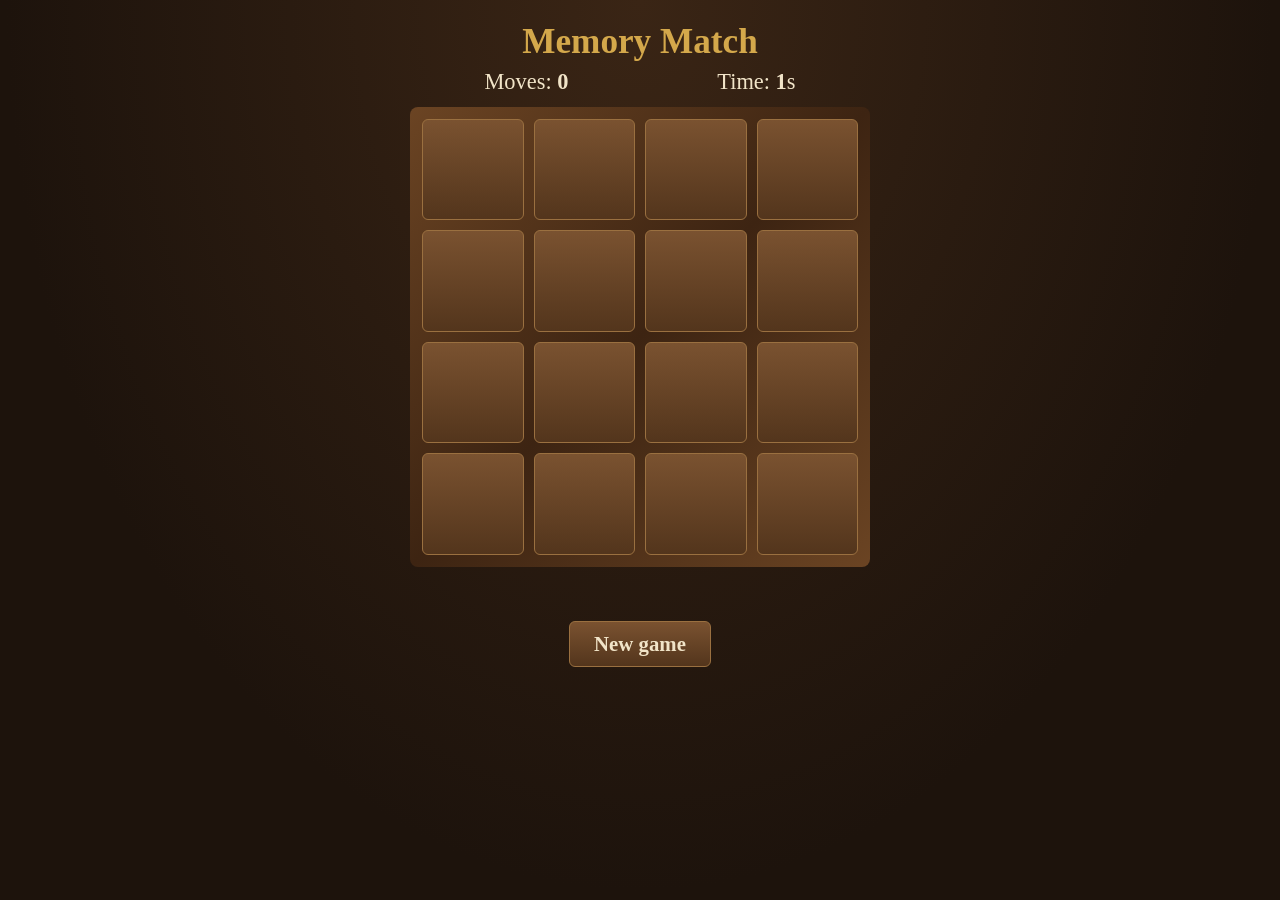
<file: games/memory.html>
<!DOCTYPE html>
<html lang="en"><head><meta charset="utf-8">
<meta name="viewport" content="width=device-width, initial-scale=1">
<title>Memory Match</title>
<style>
:root{--bg2:#3a2515;--btn1:#7a5230;--btn2:#53351c;--bd:#9a7040;--sel:#1b110a;--bgfull:radial-gradient(ellipse at top,#3a2515,#1d130c 70%) fixed;--bg:#1d130c;--panel:#2a1c11;--ink:#f1e4c8;--mute:#b79d73;--gold:#d4a84b}
*{box-sizing:border-box}
body{margin:0;background:var(--bgfull);color:var(--ink);font-family:'Cormorant Garamond',Georgia,serif;min-height:100vh;display:flex;justify-content:center;padding:16px}
.wrap{width:min(100%,460px);text-align:center}
h1{color:var(--gold);margin:.4rem 0;font-size:2.2rem}
#hud{display:flex;justify-content:space-around;font-size:1.4rem;margin-bottom:12px}
#board{display:grid;grid-template-columns:repeat(4,minmax(0,1fr));gap:10px;padding:12px;border-radius:8px;background:linear-gradient(135deg,#6b4423,#3d2412 50%,#6b4423)}
.c{aspect-ratio:1/1;border:0;border-radius:6px;font-size:min(11vw,3rem);cursor:pointer;background:linear-gradient(var(--btn1),var(--btn2));color:transparent;border:1px solid var(--bd);transition:transform .2s}
.c.up{background:#f1e4c8;color:#000;transform:rotateY(0)}
.c.done{background:#b7d9a8;color:#000}
.c:focus-visible{outline:2px solid var(--gold)}
button.n{margin-top:12px;background:linear-gradient(var(--btn1),var(--btn2));color:var(--ink);border:1px solid var(--bd);border-radius:6px;padding:10px 24px;font:inherit;font-weight:700;font-size:1.3rem;cursor:pointer}
#msg{font-size:1.6rem;color:var(--gold);min-height:2rem;margin-top:10px}
</style></head><body><div class="wrap">
<h1>Memory Match</h1>
<div id="hud"><div>Moves: <b id="mv">0</b></div><div>Time: <b id="tm">0</b>s</div></div>
<div id="board"></div><div id="msg"></div><button class="n" id="new">New game</button>
</div>
<script>
const $=id=>document.getElementById(id),E=['♞','♛','♜','♝','♚','♟','⚔','🏆'];
let first=null,lock=false,moves=0,pairs=0,t=0,iv;
let A;function beep(f,d){if(window.GR_MUTE)return;try{A=A||new(window.AudioContext||window.webkitAudioContext)();if(A.state==='suspended')A.resume();const o=A.createOscillator(),g=A.createGain();o.frequency.value=f;g.gain.setValueAtTime(.15,A.currentTime);g.gain.exponentialRampToValueAtTime(.001,A.currentTime+d);o.connect(g).connect(A.destination);o.start();o.stop(A.currentTime+d)}catch(e){}}
function start(){clearInterval(iv);first=null;lock=false;moves=0;pairs=0;t=0;$('mv').textContent=0;$('tm').textContent=0;$('msg').textContent='';
 const d=[...E,...E].sort(()=>Math.random()-.5);$('board').innerHTML=d.map(v=>`<button class="c" data-v="${v}" aria-label="Card">${v}</button>`).join('');
 iv=setInterval(()=>$('tm').textContent=++t,1000)}
$('board').onclick=e=>{const c=e.target.closest('.c');if(!c||lock||c.classList.contains('up')||c.classList.contains('done'))return;
 c.classList.add('up');beep(500,.08);if(!first){first=c;return}
 moves++;$('mv').textContent=moves;
 if(first.dataset.v===c.dataset.v){first.classList.replace('up','done');c.classList.replace('up','done');first=null;beep(780,.15);
  if(++pairs===8){clearInterval(iv);$('msg').textContent='You won in '+moves+' moves and '+t+' seconds!';beep(988,.4)}}
 else{lock=true;setTimeout(()=>{first.classList.remove('up');c.classList.remove('up');first=null;lock=false},700)}};
$('new').onclick=start;start();
</script><script>addEventListener('message',function(e){var d=e.data;if(!d||d.type!=='cfg')return;var r=document.documentElement.style;for(var k in d.vars)r.setProperty(k,d.vars[k]);window.GR_MUTE=d.mute});try{parent.postMessage({type:'ready'},'*')}catch(e){}</script>
</body></html>
</file>
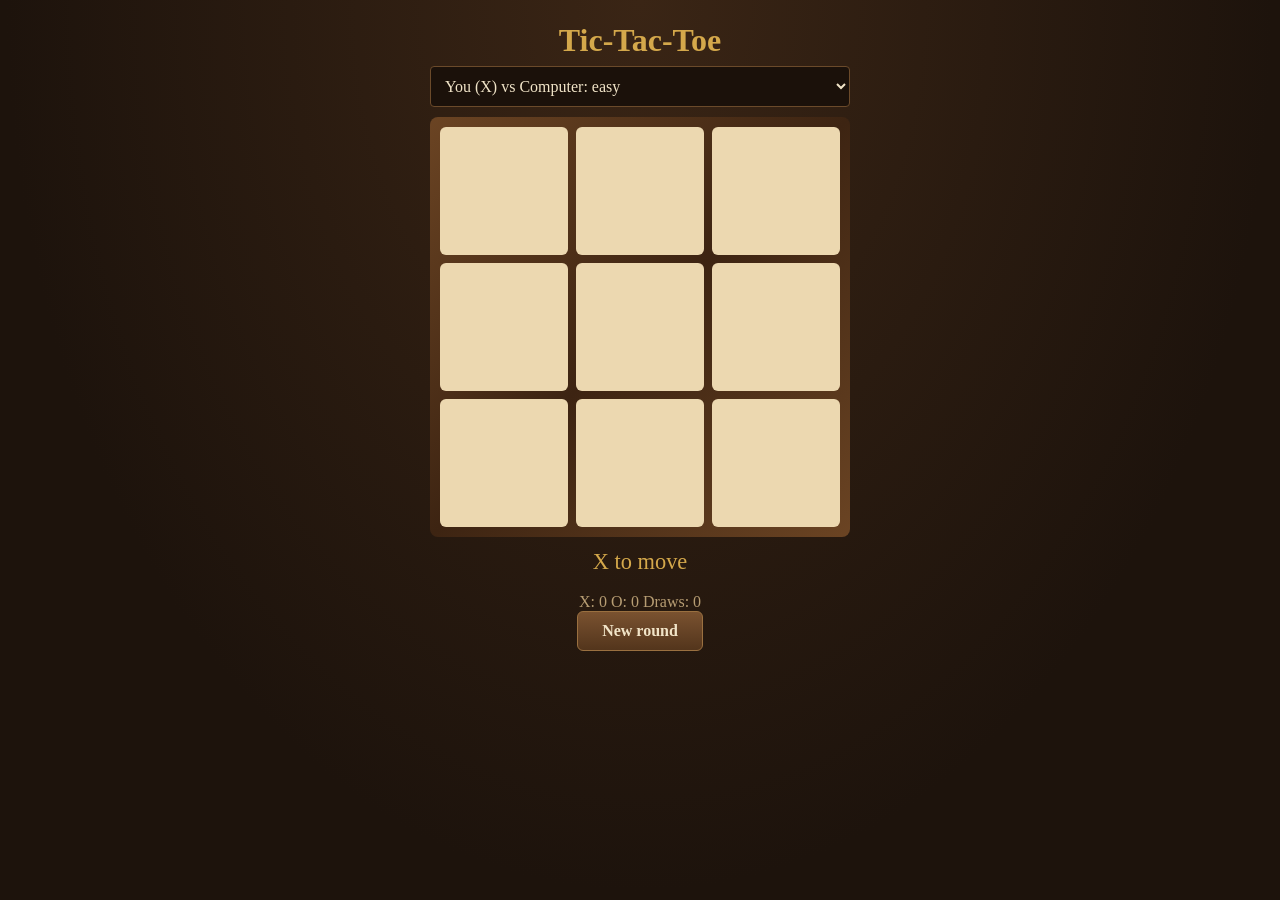
<file: games/tictactoe.html>
<!DOCTYPE html>
<html lang="en"><head><meta charset="utf-8"><meta name="viewport" content="width=device-width, initial-scale=1"><title>Tic-Tac-Toe</title>
<style>
:root{--bg2:#3a2515;--btn1:#7a5230;--btn2:#53351c;--bd:#9a7040;--sel:#1b110a;--bgfull:radial-gradient(ellipse at top,#3a2515,#1d130c 70%) fixed;--bg:#1d130c;--panel:#2a1c11;--ink:#f1e4c8;--mute:#b79d73;--gold:#d4a84b}
*{box-sizing:border-box}
body{margin:0;background:var(--bgfull);color:var(--ink);font-family:Georgia,serif;min-height:100vh;display:flex;justify-content:center;padding:16px}
.wrap{width:min(100%,420px);text-align:center}h1{color:var(--gold);margin:.4rem 0}
select{width:100%;background:var(--sel);color:var(--ink);border:1px solid #6b4a2a;border-radius:4px;padding:10px;font:inherit;margin-bottom:10px}
#b{display:grid;grid-template-columns:repeat(3,minmax(0,1fr));gap:8px;padding:10px;border-radius:8px;background:linear-gradient(135deg,#6b4423,#3d2412 50%,#6b4423)}
.c{aspect-ratio:1/1;font-size:min(18vw,4.5rem);font-weight:700;background:#ecd8b0;border:0;border-radius:6px;cursor:pointer;font-family:inherit}
.c.X{color:#17100a}.c.O{color:#b3261e}.c.w{background:#b7d9a8}
.c:focus-visible,button:focus-visible{outline:2px solid var(--gold)}
#s{font-size:1.4rem;margin:12px 0;min-height:2rem;color:var(--gold)}#t{color:var(--mute)}
button.n{background:linear-gradient(var(--btn1),var(--btn2));color:var(--ink);border:1px solid var(--bd);border-radius:6px;padding:10px 24px;font:inherit;font-weight:700;cursor:pointer}
</style></head><body><div class="wrap"><h1>Tic-Tac-Toe</h1>
<select id="m" aria-label="Mode"><option value="e">You (X) vs Computer: easy</option><option value="h">You (X) vs Computer: unbeatable</option><option value="2">Two players</option></select>
<div id="b"></div><div id="s"></div><div id="t"></div><button class="n" id="n">New round</button></div>
<script>
const $=id=>document.getElementById(id),L=[[0,1,2],[3,4,5],[6,7,8],[0,3,6],[1,4,7],[2,5,8],[0,4,8],[2,4,6]];
let b,turn,done,sc={X:0,O:0,D:0};
const win=b=>L.find(([a,c,d])=>b[a]&&b[a]===b[c]&&b[a]===b[d]);
function mm(b,p){const w=win(b);if(w)return b[w[0]]==='O'?1:-1;if(!b.includes(''))return 0;let r=p==='O'?-2:2;
 for(let i=0;i<9;i++)if(!b[i]){b[i]=p;const v=mm(b,p==='O'?'X':'O');b[i]='';r=p==='O'?Math.max(r,v):Math.min(r,v)}return r}
function ai(){const e=[...Array(9).keys()].filter(i=>!b[i]);if($('m').value==='e'&&Math.random()<.6)return e[Math.random()*e.length|0];
 let best=-2,pick=[];for(const i of e){b[i]='O';const v=mm(b,'X');b[i]='';if(v>best){best=v;pick=[i]}else if(v===best)pick.push(i)}return pick[Math.random()*pick.length|0]}
function draw(){$('b').innerHTML=b.map((v,i)=>`<button class="c ${v}" data-i="${i}" aria-label="Square ${i+1}">${v}</button>`).join('');
 const w=win(b);if(w)w.forEach(i=>$('b').children[i].classList.add('w'));
 $('t').textContent='X: '+sc.X+'   O: '+sc.O+'   Draws: '+sc.D}
function mv(i){if(done||b[i])return;b[i]=turn;const w=win(b);
 if(w){done=1;sc[turn]++;$('s').textContent=turn+' wins!'}else if(!b.includes('')){done=1;sc.D++;$('s').textContent='Draw'}
 else{turn=turn==='X'?'O':'X';$('s').textContent=turn+' to move'}draw();
 if(!done&&turn==='O'&&$('m').value!=='2')setTimeout(()=>mv(ai()),350)}
$('b').onclick=e=>{const c=e.target.closest('.c');if(c&&!(turn==='O'&&$('m').value!=='2'))mv(+c.dataset.i)};
function start(){b=Array(9).fill('');turn='X';done=0;$('s').textContent='X to move';draw()}
$('n').onclick=start;$('m').onchange=()=>{sc={X:0,O:0,D:0};start()};start();
</script><script>addEventListener('message',function(e){var d=e.data;if(!d||d.type!=='cfg')return;var r=document.documentElement.style;for(var k in d.vars)r.setProperty(k,d.vars[k]);window.GR_MUTE=d.mute});try{parent.postMessage({type:'ready'},'*')}catch(e){}</script>
</body></html>
</file>
<file: style.css>
:root{--bg:#1d130c;--bg2:#3a2515;--panel:#2a1c11;--ink:#f1e4c8;--mute:#b79d73;--gold:#d4a84b;--btn1:#7a5230;--btn2:#53351c;--bd:#9a7040;--sel:#1b110a;--bar:#150d07;--bgfull:radial-gradient(ellipse at top,#3a2515,#1d130c 70%) fixed}
*{box-sizing:border-box}
body{margin:0;background:var(--bgfull);color:var(--ink);font-family:Georgia,'Times New Roman',serif;padding:env(safe-area-inset-top,0px) 14px calc(30px + env(safe-area-inset-bottom,0px));min-height:100vh}
header{text-align:center;padding-top:14px}
.logo{width:72px;height:72px}.logo.big{width:110px;height:110px}
h1{color:var(--gold);font-size:2.1rem;margin:.3rem 0 .1rem}.sub{color:var(--mute);margin:0 0 .8rem}
.tools{display:flex;gap:8px;justify-content:center;margin-bottom:12px;flex-wrap:wrap}
#chip{display:flex;align-items:center;justify-content:space-between;gap:10px;max-width:420px;margin:0 auto 14px;background:var(--panel);border:1px solid var(--bd);border-radius:30px;padding:4px 6px 4px 16px;font-size:.95rem}
#chip[hidden]{display:none}#chipT{overflow:hidden;white-space:nowrap;text-overflow:ellipsis;color:var(--gold)}
.grid{display:grid;grid-template-columns:repeat(auto-fit,minmax(240px,1fr));gap:16px;max-width:900px;margin:auto}
.card{background:var(--panel);border:1px solid var(--bd);border-radius:12px;padding:18px;text-align:left;color:var(--ink);font:inherit;cursor:pointer}
.card:hover{border-color:var(--gold)}
.card .ic{font-size:2.8rem;line-height:1}.card h2{margin:.4rem 0 .2rem;font-size:1.4rem;color:var(--gold)}.card p{margin:0;color:var(--mute)}
.rs{display:block;margin-top:8px;color:#4cc26b;font-size:.9rem}
.credit{text-align:center;color:var(--mute);margin:24px 0 0}.credit a,.sheet a{color:var(--gold)}
button,label.btn{background:linear-gradient(var(--btn1),var(--btn2));color:var(--ink);border:1px solid var(--bd);border-radius:8px;padding:9px 14px;font:inherit;font-weight:700;cursor:pointer;display:inline-block}
button.wide,label.wide{width:100%;text-align:center;margin-top:10px}
button:focus-visible,input:focus-visible+label,a:focus-visible{outline:2px solid var(--gold)}
#stage,#music{position:fixed;inset:0;background:var(--bgfull);display:none;flex-direction:column;z-index:5}
#stage.on,#music.on{display:flex}
#bar,#mbar{display:flex;align-items:center;gap:8px;justify-content:space-between;padding:calc(6px + env(safe-area-inset-top,0px)) 10px 6px;background:var(--bar);color:var(--gold);font-weight:700}
#gt{flex:1;text-align:center}
#frames{flex:1;position:relative}
#frames iframe{position:absolute;inset:0;width:100%;height:100%;border:0;background:var(--bg)}
#frames iframe[hidden]{display:none}
.mbody{flex:1;overflow:auto;padding:18px;max-width:520px;width:100%;margin:auto}
.disc{width:130px;height:130px;margin:0 auto 12px;border-radius:50%;background:radial-gradient(circle,var(--gold) 0 14%,var(--panel) 15% 100%);border:4px solid var(--bd);display:flex;align-items:center;justify-content:center;font-size:2.4rem;color:var(--ink)}
#now{text-align:center;color:var(--gold);font-size:1.2rem;margin-bottom:10px;overflow:hidden;white-space:nowrap;text-overflow:ellipsis}
.ctl{display:flex;align-items:center;gap:10px;margin:10px 0}.ctl input[type=range]{flex:1;accent-color:var(--gold)}
.c2{justify-content:center;gap:16px}.big{font-size:1.6rem;padding:10px 24px}
#tt{color:var(--mute);font-size:.85rem;min-width:84px;text-align:right}
#list button{display:block;width:100%;text-align:left;margin:6px 0;background:var(--sel)}
#list button.cur{border-color:var(--gold);color:var(--gold)}
.ov{position:fixed;inset:0;background:#000b;display:none;align-items:center;justify-content:center;z-index:50;padding:14px}.ov.show{display:flex}
.sheet{background:var(--panel);border:2px solid var(--gold);border-radius:14px;padding:20px;width:min(100%,440px);max-height:92vh;overflow:auto}
.sheet.center{text-align:center}.sheet h2{color:var(--gold);margin:.2rem 0 .6rem}.sheet h3{color:var(--mute);margin:16px 0 6px;font-size:1rem}
.sheet .small{color:var(--mute);font-size:.9rem}
.row{display:flex;align-items:center;justify-content:space-between;gap:10px;margin:8px 0}.row input[type=range]{flex:1;accent-color:var(--gold)}
#themes{display:grid;grid-template-columns:1fr 1fr;gap:8px}
.th{display:flex;align-items:center;gap:8px;text-align:left;background:var(--sel)}
.th i{width:26px;height:26px;border-radius:50%;flex:none;border:2px solid #fff6}.th.on{border-color:var(--gold);box-shadow:0 0 0 2px var(--gold)}

/* Approved MindVolt first logo */
.brand-logo{display:block;width:min(430px,92vw);height:auto;margin:0 auto 10px;object-fit:contain}
.welcome-logo{width:min(360px,82vw);margin-bottom:6px}
</file>
